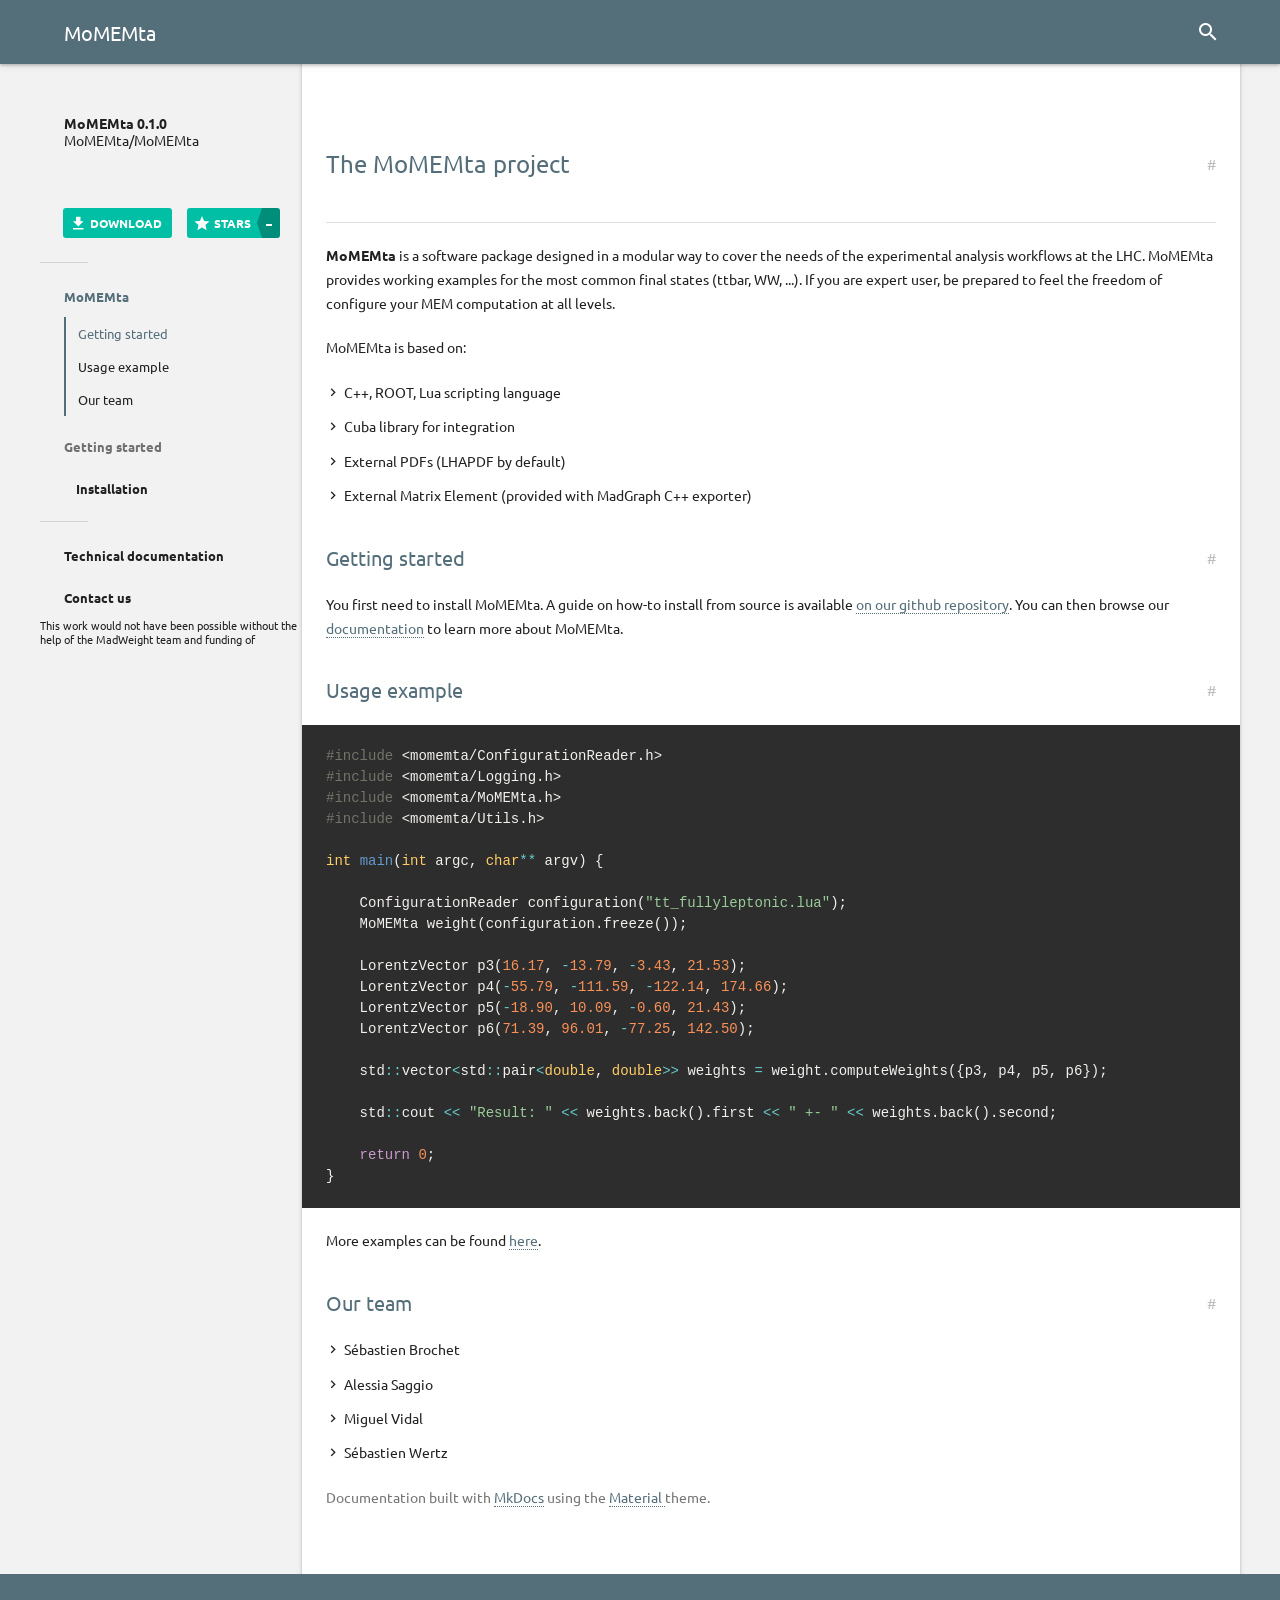
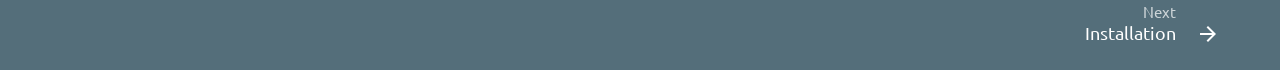
<file: index.html>
<!DOCTYPE html>
<!--[if lt IE 7 ]> <html class="no-js ie6"> <![endif]-->
<!--[if IE 7 ]>    <html class="no-js ie7"> <![endif]-->
<!--[if IE 8 ]>    <html class="no-js ie8"> <![endif]-->
<!--[if IE 9 ]>    <html class="no-js ie9"> <![endif]-->
<!--[if (gt IE 9)|!(IE)]><!--> <html class="no-js"> <!--<![endif]-->
  <head>
    <meta charset="utf-8">
    <meta name="viewport" content="width=device-width,user-scalable=no,initial-scale=1,maximum-scale=1">
    
      
        <title>MoMEMta - Modular Matrix Element Method implementation</title>
      
      
        <meta name="description" content="Modular Matrix Element Method implementation">
      
      
        <link rel="canonical" href="https://momemta.github.io/">
      
      
        <meta name="author" content="The MoMEMta team">
      
    
    <meta property="og:url" content="https://momemta.github.io/">
    <meta property="og:title" content="MoMEMta">
    <meta property="og:image" content="https://momemta.github.io//./">
    <meta name="apple-mobile-web-app-title" content="MoMEMta">
    <meta name="apple-mobile-web-app-capable" content="yes">
    <meta name="apple-mobile-web-app-status-bar-style" content="black-translucent">
    
    
    <link rel="shortcut icon" type="image/x-icon" href="./None">
    <link rel="icon" type="image/x-icon" href="./None">
    <style>
      @font-face {
      	font-family: 'Icon';
      	src: url('./assets/fonts/icon.eot?52m981');
      	src: url('./assets/fonts/icon.eot?#iefix52m981')
               format('embedded-opentype'),
      		   url('./assets/fonts/icon.woff?52m981')
               format('woff'),
      		   url('./assets/fonts/icon.ttf?52m981')
               format('truetype'),
      		   url('./assets/fonts/icon.svg?52m981#icon')
               format('svg');
      	font-weight: normal;
      	font-style: normal;
      }
    </style>
    <link rel="stylesheet" href="./assets/stylesheets/application-854d31332d.css">
    
      <link rel="stylesheet" href="./assets/stylesheets/palettes-2d6c5d2926.css">
    
    
      
      
      
      <link rel="stylesheet" href="//fonts.googleapis.com/css?family=Ubuntu:400,700|Ubuntu+Mono">
      <style>
        body, input {
          font-family: 'Ubuntu', Helvetica, Arial, sans-serif;
        }
        pre, code {
          font-family: 'Ubuntu Mono', 'Courier New', 'Courier', monospace;
        }
      </style>
    
    
    <script src="./assets/javascripts/modernizr-4a5cc7e01e.js"></script>
    
  </head>
  
  
  
  <body class="palette-primary-blue-grey palette-accent-teal">
    
      
      
    
    <div class="backdrop">
      <div class="backdrop-paper"></div>
    </div>
    <input class="toggle" type="checkbox" id="toggle-drawer">
    <input class="toggle" type="checkbox" id="toggle-search">
    <label class="toggle-button overlay" for="toggle-drawer"></label>
    <header class="header">
      <nav aria-label="Header">
  <div class="bar default">
    <div class="button button-menu" role="button" aria-label="Menu">
      <label class="toggle-button icon icon-menu" for="toggle-drawer">
        <span></span>
      </label>
    </div>
    <div class="stretch">
      <div class="title">
        
          <span class="path">
            
          </span>
        
        MoMEMta
      </div>
    </div>
    
    
    <div class="button button-search" role="button" aria-label="Search">
      <label class="toggle-button icon icon-search" title="Search" for="toggle-search"></label>
    </div>
  </div>
  <div class="bar search">
    <div class="button button-close" role="button" aria-label="Close">
      <label class="toggle-button icon icon-back" for="toggle-search"></label>
    </div>
    <div class="stretch">
      <div class="field">
        <input class="query" type="text" placeholder="Search" autocapitalize="off" autocorrect="off" autocomplete="off" spellcheck="false">
      </div>
    </div>
    <div class="button button-reset" role="button" aria-label="Search">
      <button class="toggle-button icon icon-close" id="reset-search"></button>
    </div>
  </div>
</nav>
    </header>
    <main class="main">
      
      <div class="drawer">
        <nav aria-label="Navigation">
  
  <a href="https://github.com/MoMEMta/MoMEMta" class="project">
    <div class="banner">
      
      <div class="name">
        <strong>
          MoMEMta
          <span class="version">
            0.1.0
          </span>
        </strong>
        
          <br>
          MoMEMta/MoMEMta
        
      </div>
    </div>
  </a>
  <div class="scrollable">
    <div class="wrapper">
      
        <ul class="repo">
          <li class="repo-download">
            
            <a href="https://github.com/MoMEMta/MoMEMta/archive/0.1.0.zip" target="_blank" title="Download" data-action="download">
              <i class="icon icon-download"></i> Download
            </a>
          </li>
          <li class="repo-stars">
            <a href="https://github.com/MoMEMta/MoMEMta/stargazers" target="_blank" title="Stargazers" data-action="star">
              <i class="icon icon-star"></i> Stars
              <span class="count">&ndash;</span>
            </a>
          </li>
        </ul>
        <hr>
      
      <div class="toc">
        <ul>
          
            
  <li>
    <a class="current" title="MoMEMta" href=".">
      MoMEMta
    </a>
    
      
        
      
      
        <ul>
          
            <li class="anchor">
              <a title="Getting started" href="#getting-started">
                Getting started
              </a>
            </li>
          
            <li class="anchor">
              <a title="Usage example" href="#usage-example">
                Usage example
              </a>
            </li>
          
            <li class="anchor">
              <a title="Our team" href="#our-team">
                Our team
              </a>
            </li>
          
        </ul>
      
    
  </li>

          
            
  <li>
    <span class="section">Getting started</span>
    <ul>
      
        
  <li>
    <a class="" title="Installation" href="getting-started/installation/">
      Installation
    </a>
    
  </li>

      
    </ul>
  </li>

          
        </ul>
        
        
          <hr>
          <ul>
          
              
              <li>
                <a href="https://momemta.github.io/MoMEMta/" target="_blank" title="Technical documentation">
                    Technical documentation
                </a>
              </li>
          
              
              <li>
                <a href="mailto:momemta-contact@cern.ch" target="_blank" title="Contact us">
                    Contact us
                </a>
              </li>
          
          </ul>
        
        <small>This work would not have been possible without the help of the MadWeight team and funding of</small>
      </div>
    </div>
  </div>
</nav>
      </div>
      <article class="article">
        <div class="wrapper">
          
          <h1 id="the-momemta-project">The MoMEMta project<a class="headerlink" href="#the-momemta-project" title="Permanent link">#</a></h1>
<p><strong>MoMEMta</strong> is a software package designed in a modular way to cover the needs of the experimental analysis workflows at the LHC. MoMEMta provides working examples for the most common final states (ttbar, WW, ...). If you are expert user, be prepared to feel the freedom of configure your MEM computation at all levels.</p>
<p>MoMEMta is based on:</p>
<ul>
<li>C++, ROOT, Lua scripting language</li>
<li>Cuba library for integration</li>
<li>External PDFs (LHAPDF by default)</li>
<li>External Matrix Element (provided with MadGraph C++ exporter)</li>
</ul>
<h2 id="getting-started">Getting started<a class="headerlink" href="#getting-started" title="Permanent link">#</a></h2>
<p>You first need to install MoMEMta. A guide on how-to install from source is available <a href="https://github.com/MoMEMta/MoMEMta/blob/prototype/README.md#install">on our github repository</a>. You can then browse our <a href="http://momemta.github.io/MoMEMta/">documentation</a> to learn more about MoMEMta.</p>
<h2 id="usage-example">Usage example<a class="headerlink" href="#usage-example" title="Permanent link">#</a></h2>
<div class="code"><pre><span></span><span class="cp">#include</span> <span class="cpf">&lt;momemta/ConfigurationReader.h&gt;</span><span class="cp"></span>
<span class="cp">#include</span> <span class="cpf">&lt;momemta/Logging.h&gt;</span><span class="cp"></span>
<span class="cp">#include</span> <span class="cpf">&lt;momemta/MoMEMta.h&gt;</span><span class="cp"></span>
<span class="cp">#include</span> <span class="cpf">&lt;momemta/Utils.h&gt;</span><span class="cp"></span>

<span class="kt">int</span> <span class="nf">main</span><span class="p">(</span><span class="kt">int</span> <span class="n">argc</span><span class="p">,</span> <span class="kt">char</span><span class="o">**</span> <span class="n">argv</span><span class="p">)</span> <span class="p">{</span>

    <span class="n">ConfigurationReader</span> <span class="n">configuration</span><span class="p">(</span><span class="s">&quot;tt_fullyleptonic.lua&quot;</span><span class="p">);</span>
    <span class="n">MoMEMta</span> <span class="n">weight</span><span class="p">(</span><span class="n">configuration</span><span class="p">.</span><span class="n">freeze</span><span class="p">());</span>

    <span class="n">LorentzVector</span> <span class="n">p3</span><span class="p">(</span><span class="mf">16.17</span><span class="p">,</span> <span class="o">-</span><span class="mf">13.79</span><span class="p">,</span> <span class="o">-</span><span class="mf">3.43</span><span class="p">,</span> <span class="mf">21.53</span><span class="p">);</span>
    <span class="n">LorentzVector</span> <span class="n">p4</span><span class="p">(</span><span class="o">-</span><span class="mf">55.79</span><span class="p">,</span> <span class="o">-</span><span class="mf">111.59</span><span class="p">,</span> <span class="o">-</span><span class="mf">122.14</span><span class="p">,</span> <span class="mf">174.66</span><span class="p">);</span>
    <span class="n">LorentzVector</span> <span class="n">p5</span><span class="p">(</span><span class="o">-</span><span class="mf">18.90</span><span class="p">,</span> <span class="mf">10.09</span><span class="p">,</span> <span class="o">-</span><span class="mf">0.60</span><span class="p">,</span> <span class="mf">21.43</span><span class="p">);</span>
    <span class="n">LorentzVector</span> <span class="n">p6</span><span class="p">(</span><span class="mf">71.39</span><span class="p">,</span> <span class="mf">96.01</span><span class="p">,</span> <span class="o">-</span><span class="mf">77.25</span><span class="p">,</span> <span class="mf">142.50</span><span class="p">);</span>

    <span class="n">std</span><span class="o">::</span><span class="n">vector</span><span class="o">&lt;</span><span class="n">std</span><span class="o">::</span><span class="n">pair</span><span class="o">&lt;</span><span class="kt">double</span><span class="p">,</span> <span class="kt">double</span><span class="o">&gt;&gt;</span> <span class="n">weights</span> <span class="o">=</span> <span class="n">weight</span><span class="p">.</span><span class="n">computeWeights</span><span class="p">({</span><span class="n">p3</span><span class="p">,</span> <span class="n">p4</span><span class="p">,</span> <span class="n">p5</span><span class="p">,</span> <span class="n">p6</span><span class="p">});</span>

    <span class="n">std</span><span class="o">::</span><span class="n">cout</span> <span class="o">&lt;&lt;</span> <span class="s">&quot;Result: &quot;</span> <span class="o">&lt;&lt;</span> <span class="n">weights</span><span class="p">.</span><span class="n">back</span><span class="p">().</span><span class="n">first</span> <span class="o">&lt;&lt;</span> <span class="s">&quot; +- &quot;</span> <span class="o">&lt;&lt;</span> <span class="n">weights</span><span class="p">.</span><span class="n">back</span><span class="p">().</span><span class="n">second</span><span class="p">;</span>

    <span class="k">return</span> <span class="mi">0</span><span class="p">;</span>
<span class="p">}</span>
</pre></div>


<p>More examples can be found <a href="https://github.com/MoMEMta/MoMEMta/tree/prototype/examples">here</a>.</p>
<h2 id="our-team">Our team<a class="headerlink" href="#our-team" title="Permanent link">#</a></h2>
<ul>
<li>Sébastien Brochet</li>
<li>Alessia Saggio</li>
<li>Miguel Vidal</li>
<li>Sébastien Wertz</li>
</ul>
          <aside class="copyright" role="note">
            
            Documentation built with
            <a href="http://www.mkdocs.org" target="_blank">MkDocs</a>
            using the
            <a href="http://squidfunk.github.io/mkdocs-material/" target="_blank">
              Material
            </a>
            theme.
          </aside>
          
            <footer class="footer">
              
  <nav class="pagination" aria-label="Footer">
    <div class="previous">
      
    </div>
    <div class="next">
      
        <a href="getting-started/installation/" title="Installation">
          <span class="direction">
            Next
          </span>
          <div class="page">
            <div class="stretch">
              <div class="title">
                Installation
              </div>
            </div>
            <div class="button button-next" role="button" aria-label="Next">
              <i class="icon icon-forward"></i>
            </div>
          </div>
        </a>
      
    </div>
  </nav>

            </footer>
          
        </div>
      </article>
      <div class="results" role="status" aria-live="polite">
        <div class="scrollable">
          <div class="wrapper">
            <div class="meta"></div>
            <div class="list"></div>
          </div>
        </div>
      </div>
    </main>
    <script>
      var base_url = '.';
      var repo_id  = 'MoMEMta/MoMEMta';
    </script>
    <script src="./assets/javascripts/application-dfb6964a49.js"></script>
    
    
  </body>
</html>
</file>
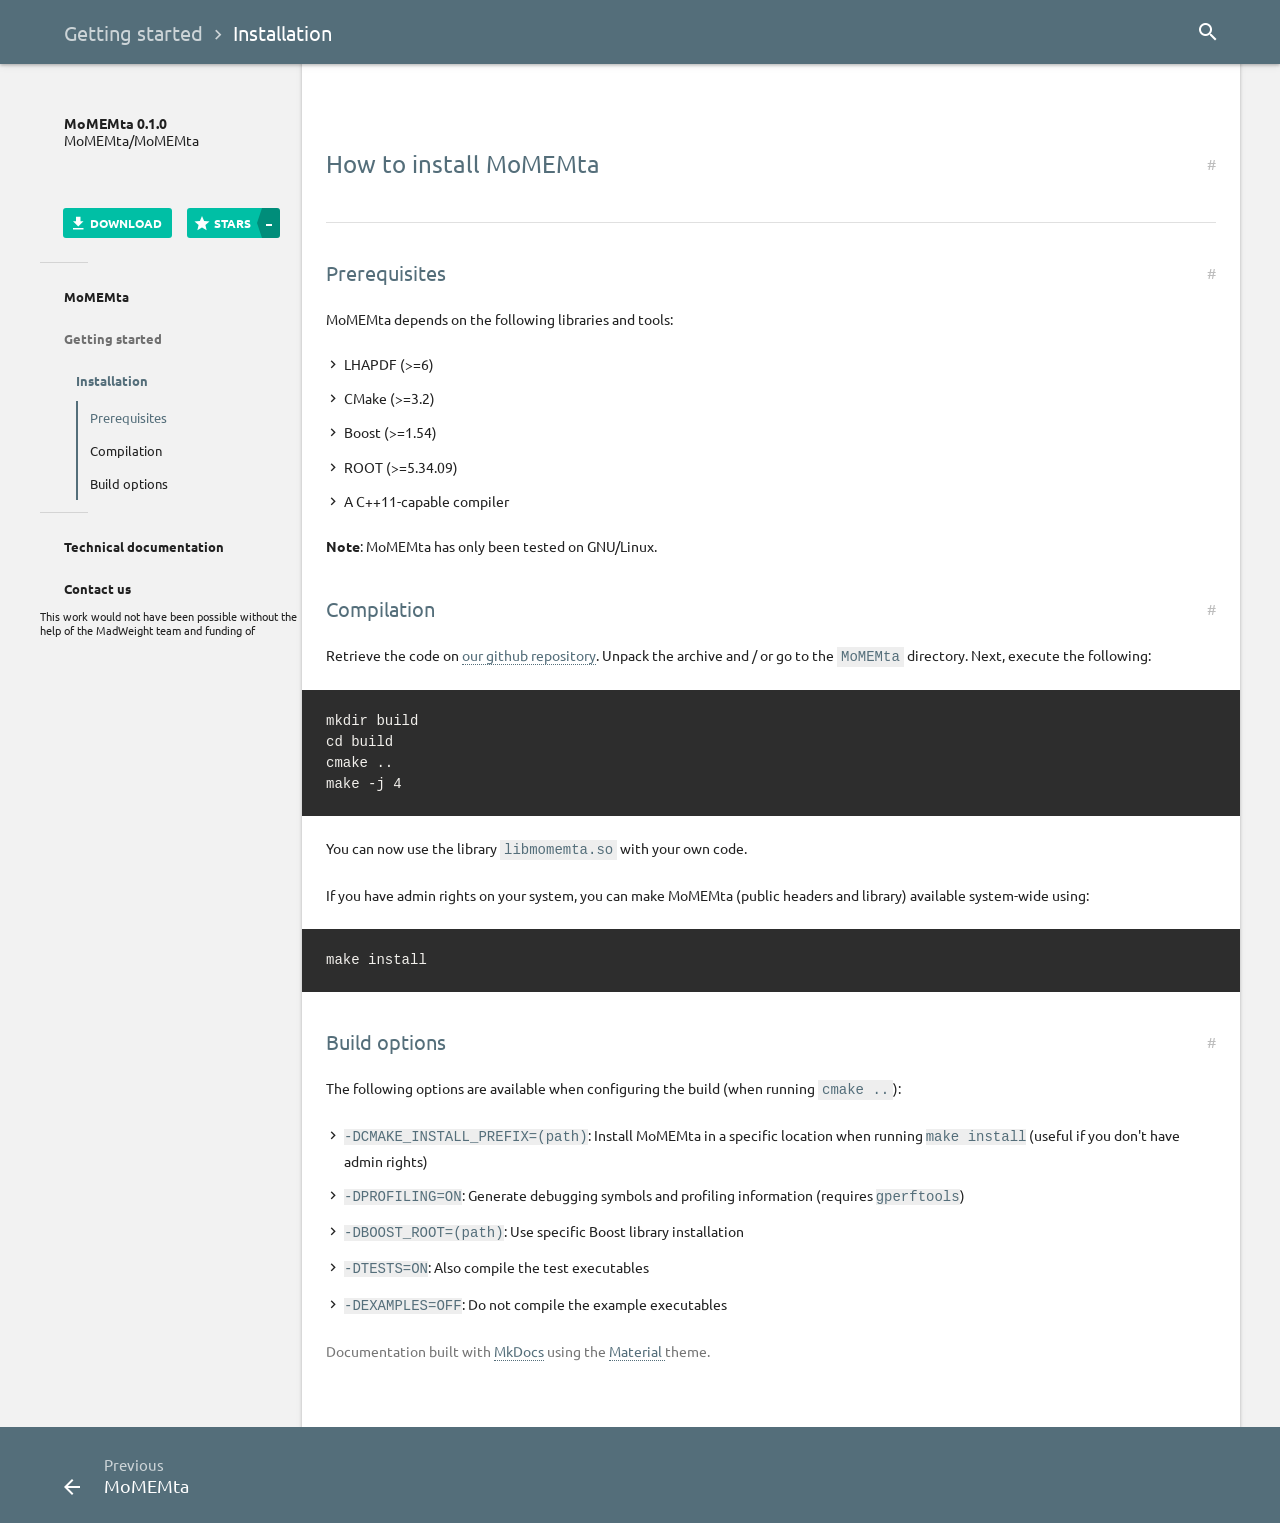
<file: getting-started/installation/index.html>
<!DOCTYPE html>
<!--[if lt IE 7 ]> <html class="no-js ie6"> <![endif]-->
<!--[if IE 7 ]>    <html class="no-js ie7"> <![endif]-->
<!--[if IE 8 ]>    <html class="no-js ie8"> <![endif]-->
<!--[if IE 9 ]>    <html class="no-js ie9"> <![endif]-->
<!--[if (gt IE 9)|!(IE)]><!--> <html class="no-js"> <!--<![endif]-->
  <head>
    <meta charset="utf-8">
    <meta name="viewport" content="width=device-width,user-scalable=no,initial-scale=1,maximum-scale=1">
    
      
        <title>Installation - MoMEMta</title>
      
      
      
        <link rel="canonical" href="https://momemta.github.io/getting-started/installation/">
      
      
        <meta name="author" content="The MoMEMta team">
      
    
    <meta property="og:url" content="https://momemta.github.io/getting-started/installation/">
    <meta property="og:title" content="MoMEMta">
    <meta property="og:image" content="https://momemta.github.io/getting-started/installation//../../">
    <meta name="apple-mobile-web-app-title" content="MoMEMta">
    <meta name="apple-mobile-web-app-capable" content="yes">
    <meta name="apple-mobile-web-app-status-bar-style" content="black-translucent">
    
    
    <link rel="shortcut icon" type="image/x-icon" href="../../None">
    <link rel="icon" type="image/x-icon" href="../../None">
    <style>
      @font-face {
      	font-family: 'Icon';
      	src: url('../../assets/fonts/icon.eot?52m981');
      	src: url('../../assets/fonts/icon.eot?#iefix52m981')
               format('embedded-opentype'),
      		   url('../../assets/fonts/icon.woff?52m981')
               format('woff'),
      		   url('../../assets/fonts/icon.ttf?52m981')
               format('truetype'),
      		   url('../../assets/fonts/icon.svg?52m981#icon')
               format('svg');
      	font-weight: normal;
      	font-style: normal;
      }
    </style>
    <link rel="stylesheet" href="../../assets/stylesheets/application-854d31332d.css">
    
      <link rel="stylesheet" href="../../assets/stylesheets/palettes-2d6c5d2926.css">
    
    
      
      
      
      <link rel="stylesheet" href="//fonts.googleapis.com/css?family=Ubuntu:400,700|Ubuntu+Mono">
      <style>
        body, input {
          font-family: 'Ubuntu', Helvetica, Arial, sans-serif;
        }
        pre, code {
          font-family: 'Ubuntu Mono', 'Courier New', 'Courier', monospace;
        }
      </style>
    
    
    <script src="../../assets/javascripts/modernizr-4a5cc7e01e.js"></script>
    
  </head>
  
  
  
  <body class="palette-primary-blue-grey palette-accent-teal">
    
      
      
    
    <div class="backdrop">
      <div class="backdrop-paper"></div>
    </div>
    <input class="toggle" type="checkbox" id="toggle-drawer">
    <input class="toggle" type="checkbox" id="toggle-search">
    <label class="toggle-button overlay" for="toggle-drawer"></label>
    <header class="header">
      <nav aria-label="Header">
  <div class="bar default">
    <div class="button button-menu" role="button" aria-label="Menu">
      <label class="toggle-button icon icon-menu" for="toggle-drawer">
        <span></span>
      </label>
    </div>
    <div class="stretch">
      <div class="title">
        
          <span class="path">
            
              
                Getting started <i class="icon icon-link"></i>
              
            
          </span>
        
        Installation
      </div>
    </div>
    
    
    <div class="button button-search" role="button" aria-label="Search">
      <label class="toggle-button icon icon-search" title="Search" for="toggle-search"></label>
    </div>
  </div>
  <div class="bar search">
    <div class="button button-close" role="button" aria-label="Close">
      <label class="toggle-button icon icon-back" for="toggle-search"></label>
    </div>
    <div class="stretch">
      <div class="field">
        <input class="query" type="text" placeholder="Search" autocapitalize="off" autocorrect="off" autocomplete="off" spellcheck="false">
      </div>
    </div>
    <div class="button button-reset" role="button" aria-label="Search">
      <button class="toggle-button icon icon-close" id="reset-search"></button>
    </div>
  </div>
</nav>
    </header>
    <main class="main">
      
      <div class="drawer">
        <nav aria-label="Navigation">
  
  <a href="https://github.com/MoMEMta/MoMEMta" class="project">
    <div class="banner">
      
      <div class="name">
        <strong>
          MoMEMta
          <span class="version">
            0.1.0
          </span>
        </strong>
        
          <br>
          MoMEMta/MoMEMta
        
      </div>
    </div>
  </a>
  <div class="scrollable">
    <div class="wrapper">
      
        <ul class="repo">
          <li class="repo-download">
            
            <a href="https://github.com/MoMEMta/MoMEMta/archive/0.1.0.zip" target="_blank" title="Download" data-action="download">
              <i class="icon icon-download"></i> Download
            </a>
          </li>
          <li class="repo-stars">
            <a href="https://github.com/MoMEMta/MoMEMta/stargazers" target="_blank" title="Stargazers" data-action="star">
              <i class="icon icon-star"></i> Stars
              <span class="count">&ndash;</span>
            </a>
          </li>
        </ul>
        <hr>
      
      <div class="toc">
        <ul>
          
            
  <li>
    <a class="" title="MoMEMta" href="../..">
      MoMEMta
    </a>
    
  </li>

          
            
  <li>
    <span class="section">Getting started</span>
    <ul>
      
        
  <li>
    <a class="current" title="Installation" href="./">
      Installation
    </a>
    
      
        
      
      
        <ul>
          
            <li class="anchor">
              <a title="Prerequisites" href="#prerequisites">
                Prerequisites
              </a>
            </li>
          
            <li class="anchor">
              <a title="Compilation" href="#compilation">
                Compilation
              </a>
            </li>
          
            <li class="anchor">
              <a title="Build options" href="#build-options">
                Build options
              </a>
            </li>
          
        </ul>
      
    
  </li>

      
    </ul>
  </li>

          
        </ul>
        
        
          <hr>
          <ul>
          
              
              <li>
                <a href="https://momemta.github.io/MoMEMta/" target="_blank" title="Technical documentation">
                    Technical documentation
                </a>
              </li>
          
              
              <li>
                <a href="mailto:momemta-contact@cern.ch" target="_blank" title="Contact us">
                    Contact us
                </a>
              </li>
          
          </ul>
        
        <small>This work would not have been possible without the help of the MadWeight team and funding of</small>
      </div>
    </div>
  </div>
</nav>
      </div>
      <article class="article">
        <div class="wrapper">
          
          <h1 id="how-to-install-momemta">How to install MoMEMta<a class="headerlink" href="#how-to-install-momemta" title="Permanent link">#</a></h1>
<h2 id="prerequisites">Prerequisites<a class="headerlink" href="#prerequisites" title="Permanent link">#</a></h2>
<p>MoMEMta depends on the following libraries and tools:</p>
<ul>
<li>LHAPDF (&gt;=6)</li>
<li>CMake (&gt;=3.2)</li>
<li>Boost (&gt;=1.54)</li>
<li>ROOT (&gt;=5.34.09)</li>
<li>A C++11-capable compiler</li>
</ul>
<p><strong>Note</strong>: MoMEMta has only been tested on GNU/Linux.</p>
<h2 id="compilation">Compilation<a class="headerlink" href="#compilation" title="Permanent link">#</a></h2>
<p>Retrieve the code on <a href="https://github.com/MoMEMta/MoMEMta/releases">our github repository</a>. Unpack the archive and / or go to the <code>MoMEMta</code> directory. Next, execute the following:</p>
<div class="code"><pre><span></span>mkdir build
cd build
cmake ..
make -j 4
</pre></div>


<p>You can now use the library <code>libmomemta.so</code> with your own code.</p>
<p>If you have admin rights on your system, you can make MoMEMta (public headers and library) available system-wide using:</p>
<div class="code"><pre><span></span>make install
</pre></div>


<h2 id="build-options">Build options<a class="headerlink" href="#build-options" title="Permanent link">#</a></h2>
<p>The following options are available when configuring the build (when running <code>cmake ..</code>):</p>
<ul>
<li><code>-DCMAKE_INSTALL_PREFIX=(path)</code>: Install MoMEMta in a specific location when running <code>make install</code> (useful if you don't have admin rights)</li>
<li><code>-DPROFILING=ON</code>: Generate debugging symbols and profiling information (requires <code>gperftools</code>)</li>
<li><code>-DBOOST_ROOT=(path)</code>: Use specific Boost library installation</li>
<li><code>-DTESTS=ON</code>: Also compile the test executables</li>
<li><code>-DEXAMPLES=OFF</code>: Do not compile the example executables</li>
</ul>
          <aside class="copyright" role="note">
            
            Documentation built with
            <a href="http://www.mkdocs.org" target="_blank">MkDocs</a>
            using the
            <a href="http://squidfunk.github.io/mkdocs-material/" target="_blank">
              Material
            </a>
            theme.
          </aside>
          
            <footer class="footer">
              
  <nav class="pagination" aria-label="Footer">
    <div class="previous">
      
        <a href="../.." title="MoMEMta">
          <span class="direction">
            Previous
          </span>
          <div class="page">
            <div class="button button-previous" role="button" aria-label="Previous">
              <i class="icon icon-back"></i>
            </div>
            <div class="stretch">
              <div class="title">
                MoMEMta
              </div>
            </div>
          </div>
        </a>
      
    </div>
    <div class="next">
      
    </div>
  </nav>

            </footer>
          
        </div>
      </article>
      <div class="results" role="status" aria-live="polite">
        <div class="scrollable">
          <div class="wrapper">
            <div class="meta"></div>
            <div class="list"></div>
          </div>
        </div>
      </div>
    </main>
    <script>
      var base_url = '../..';
      var repo_id  = 'MoMEMta/MoMEMta';
    </script>
    <script src="../../assets/javascripts/application-dfb6964a49.js"></script>
    
    
  </body>
</html>
</file>
<file: assets/stylesheets/application-854d31332d.css>
html{box-sizing:border-box;-moz-box-sizing:border-box;-webkit-box-sizing:border-box}*,:after,:before{box-sizing:inherit;-moz-box-sizing:inherit;-webkit-box-sizing:inherit}html{font-size:62.5%;-webkit-text-size-adjust:none;-ms-text-size-adjust:none;text-size-adjust:none}a,abbr,acronym,address,applet,article,aside,audio,b,big,blockquote,body,canvas,caption,center,cite,code,dd,del,details,dfn,div,dl,dt,em,embed,fieldset,figcaption,figure,footer,form,h1,h2,h3,h4,h5,h6,header,hgroup,html,i,iframe,img,ins,kbd,label,legend,li,main,mark,menu,nav,object,ol,output,p,pre,q,ruby,s,samp,section,small,span,strike,strong,sub,summary,sup,table,tbody,td,tfoot,th,thead,time,tr,tt,u,ul,var,video{margin:0;padding:0;border:0}ul{list-style:none}table{border-collapse:collapse;border-spacing:0}td{text-align:left;font-weight:400;vertical-align:middle}button{outline:0;padding:0;background:transparent;border:none;font-size:inherit}input{-webkit-appearance:none;-moz-appearance:none;-ms-appearance:none;-o-appearance:none;appearance:none;outline:none;border:none}a{text-decoration:none;color:inherit}a,button,input,label{-webkit-tap-highlight-color:rgba(255,255,255,0);-webkit-tap-highlight-color:transparent}h1,h2,h3,h4,h5,h6{font-weight:inherit}pre{background:rgba(0,0,0,.05)}pre,pre code{color:rgba(0,0,0,.87)}.code .hll{background-color:#515151}.code pre{background:#2d2d2d;color:#f2f0ec}.code .c{color:#747369}.code .err{color:#f2777a}.code .k{color:#c9c}.code .l{color:#f99157}.code .n{color:#f2f0ec}.code .o{color:#6cc}.code .p{color:#f2f0ec}.code .c1,.code .cm,.code .cp,.code .cs{color:#747369}.code .gd{color:#f2777a}.code .ge{font-style:italic}.code .gh{color:#f2f0ec;font-weight:700}.code .gi{color:#9c9}.code .gp{color:#747369}.code .gp,.code .gs,.code .gu{font-weight:700}.code .gu{color:#6cc}.code .kc,.code .kd{color:#c9c}.code .kn{color:#6cc}.code .kp,.code .kr{color:#c9c}.code .kt{color:#fc6}.code .ld{color:#9c9}.code .m{color:#f99157}.code .s{color:#9c9}.code .na{color:#69c}.code .nb{color:#f2f0ec}.code .nc{color:#fc6}.code .no{color:#f2777a}.code .nd{color:#6cc}.code .ni{color:#f2f0ec}.code .ne{color:#f2777a}.code .nf{color:#69c}.code .nl{color:#f2f0ec}.code .nn{color:#fc6}.code .nx{color:#69c}.code .py{color:#f2f0ec}.code .nt{color:#6cc}.code .nv{color:#f2777a}.code .ow{color:#6cc}.code .w{color:#f2f0ec}.code .mf,.code .mh,.code .mi,.code .mo{color:#f99157}.code .sb{color:#9c9}.code .sc{color:#f2f0ec}.code .sd{color:#747369}.code .s2{color:#9c9}.code .se{color:#f99157}.code .sh{color:#9c9}.code .si{color:#f99157}.code .s1,.code .sr,.code .ss,.code .sx{color:#9c9}.code .bp{color:#f2f0ec}.code .vc,.code .vg,.code .vi{color:#f2777a}.code .il{color:#f99157}.icon{font-family:Icon;speak:none;font-style:normal;font-weight:400;font-variant:normal;text-transform:none;line-height:1;-webkit-font-smoothing:antialiased;-moz-osx-font-smoothing:grayscale}.icon-search:before{content:"\e600"}.icon-back:before{content:"\e601"}.icon-link:before{content:"\e602"}.icon-close:before{content:"\e603"}.icon-menu:before{content:"\e604"}.icon-forward:before{content:"\e605"}.icon-twitter:before{content:"\e606"}.icon-github:before{content:"\e607"}.icon-download:before{content:"\e608"}.icon-star:before{content:"\e609"}.icon-warning:before{content:"\e610"}.icon-note:before{content:"\e611"}a{-webkit-transition:color .25s;transition:color .25s}.overlay{-webkit-transition:opacity .25s,width 0s .25s,height 0s .25s;transition:opacity .25s,width 0s .25s,height 0s .25s}#toggle-drawer:checked~.overlay,.toggle-drawer .overlay{-webkit-transition:opacity .25s,width 0s,height 0s;transition:opacity .25s,width 0s,height 0s}.js .header{-webkit-transition:background .6s,color .6s;transition:background .6s,color .6s}.js .header:before{-webkit-transition:background .6s;transition:background .6s}.button .icon{-webkit-transition:background .25s;transition:background .25s}body{color:rgba(0,0,0,.87)}@supports (-webkit-appearance:none){body{background:#e84e40}}.ios body{background:#fff}hr{border:0;border-top:1px solid rgba(0,0,0,.12)}.toggle-button{cursor:pointer;color:inherit}.backdrop,.backdrop-paper:after{background:#fff}.overlay{background:rgba(0,0,0,.54);opacity:0}#toggle-drawer:checked~.overlay,.toggle-drawer .overlay{opacity:1}.header{box-shadow:0 1.5px 3px rgba(0,0,0,.24),0 3px 8px rgba(0,0,0,.05);background:#e84e40;color:#fff}.ios.standalone .header:before{background:rgba(0,0,0,.12)}.bar .path{color:hsla(0,0%,100%,.7)}.button .icon{border-radius:100%}.button .icon:active{background:hsla(0,0%,100%,.12)}html{height:100%}body{position:relative;min-height:100%}hr{display:block;height:1px;padding:0;margin:0}.locked{height:100%;overflow:hidden}.scrollable{position:absolute;top:0;right:0;bottom:0;left:0;overflow:auto;-webkit-overflow-scrolling:touch}.scrollable .wrapper{height:100%}.ios .scrollable .wrapper{margin-bottom:2px}.toggle{display:none}.toggle-button{display:block}.backdrop{position:absolute;top:0;right:0;bottom:0;left:0;z-index:-1}.backdrop-paper{max-width:1200px;height:100%;margin-left:auto;margin-right:auto}.backdrop-paper:after{content:" ";display:block;height:100%;margin-left:262px}.overlay{width:0;height:0;z-index:4}.header,.overlay{position:fixed;top:0}.header{-webkit-user-select:none;-moz-user-select:none;-ms-user-select:none;user-select:none;left:0;z-index:3;height:56px;padding:4px;overflow:hidden}.ios.standalone .header{position:absolute}.bar{display:table;max-width:1184px;margin-left:auto;margin-right:auto}.bar a{display:block}.no-js .bar .button-search{display:none}.bar .path .icon:before{vertical-align:-1.5px}.button{display:table-cell;vertical-align:top;width:1%}.button button{margin:0;padding:0}.button button:active:before{position:relative;top:0;left:0}.button .icon{display:inline-block;font-size:24px;padding:8px;margin:4px}.stretch{display:table;table-layout:fixed;width:100%}.header .stretch{padding:0 20px}.stretch .title{display:table-cell;overflow:hidden;white-space:nowrap;text-overflow:ellipsis}.header .stretch .title{font-size:18px;padding:13px 0}.main{max-width:1200px;margin-left:auto;margin-right:auto}body,input{font-weight:400;-webkit-font-smoothing:antialiased;-moz-osx-font-smoothing:grayscale}.no-fontface body,.no-fontface input,body,input{font-family:Helvetica Neue,Helvetica,Arial,sans-serif}.no-fontface code,.no-fontface kbd,.no-fontface pre,code,kbd,pre{font-family:Courier New,Courier,monospace}#toggle-drawer:checked~.main .drawer,.toggle-drawer .drawer{-webkit-transform:translateZ(0);transform:translateZ(0)}.no-csstransforms3d #toggle-drawer:checked~.main .drawer,.no-csstransforms3d .toggle-drawer .drawer{display:block}.project{-webkit-transition:none;transition:none}.project .logo img{-webkit-transition:box-shadow .4s;transition:box-shadow .4s}.repo a{-webkit-transition:box-shadow .4s,opacity .4s;transition:box-shadow .4s,opacity .4s}.drawer .toc a.current,.drawer .toc a:focus,.drawer .toc a:hover{color:#e84e40}.drawer .anchor a{border-left:2px solid #e84e40}.drawer .section{color:rgba(0,0,0,.54)}.ios.standalone .project:before{background:rgba(0,0,0,.12)}.project .logo img{background:#fff;border-radius:100%}.project:focus .logo img,.project:hover .logo img{box-shadow:0 4px 7px rgba(0,0,0,.23),0 8px 25px rgba(0,0,0,.05)}.repo a{background:#00bfa5;color:#fff;border-radius:3px}.repo a:focus,.repo a:hover{box-shadow:0 4px 7px rgba(0,0,0,.23),0 8px 25px rgba(0,0,0,.05);opacity:.8}.repo a .count{background:rgba(0,0,0,.26);color:#fff;border-radius:0 3px 3px 0}.repo a .count:before{border-width:15px 5px 15px 0;border-color:transparent rgba(0,0,0,.26);border-style:solid}.drawer{width:262px;font-size:13px;line-height:1em}.ios .drawer{overflow:scroll;-webkit-overflow-scrolling:touch}.drawer .toc li a{display:block;padding:14.5px 24px;white-space:nowrap;overflow:hidden;text-overflow:ellipsis}.drawer .toc li.anchor a{margin-left:12px;padding:10px 24px 10px 12px}.drawer .toc li ul{margin-left:12px}.drawer .current+ul{margin-bottom:9px}.drawer .section{display:block;padding:14.5px 24px}.drawer .scrollable{top:104px;z-index:-1}.drawer .scrollable .wrapper{height:auto;min-height:100%}.drawer .scrollable .wrapper hr{margin:12px 0;margin-right:auto}.drawer .scrollable .wrapper .toc{margin:12px 0}.project{display:block}.project .banner{display:table;width:100%;height:104px;padding:20px}.project .logo{display:table-cell;width:64px;padding-right:12px}.project .logo img{display:block;width:64px;height:64px}.project .name{display:table-cell;padding-left:4px;font-size:14px;line-height:1.25em;vertical-align:middle}.project .logo+.name{font-size:12px}.repo{margin:24px 0;text-align:center}.repo li{display:inline-block;padding-right:12px;white-space:nowrap}.repo li:last-child{padding-right:0}.repo a{display:inline-block;padding:0 10px 0 6px;font-size:12px;line-height:30px;height:30px}.repo a .icon{font-size:18px;vertical-align:-3px}.repo a .count{display:inline-block;position:relative;padding:0 8px 0 4px;margin:0 -10px 0 8px;font-size:12px}.repo a .count:before{content:" ";display:block;position:absolute;top:0;left:-5px}.no-js .repo a .count{display:none}.drawer .toc li a{font-weight:700}.drawer .toc li.anchor a{font-weight:400}.drawer .section,.repo a{font-weight:700}.repo a{text-transform:uppercase}.repo a .count{text-transform:none;font-weight:700}pre span{-webkit-transition:color .25s;transition:color .25s}.copyright a{-webkit-transition:color .25s;transition:color .25s}.ios.standalone .article{background:-webkit-linear-gradient(top,#fff 50%,#e84e40 0);background:linear-gradient(180deg,#fff 50%,#e84e40 0)}.ios.standalone .article .wrapper{background:-webkit-linear-gradient(top,#fff 50%,#fff 0);background:linear-gradient(180deg,#fff 50%,#fff 0)}.article a,.article h1,.article h2{color:#e84e40}.article code{background:#eee}.article kbd{color:#555;background-color:#fcfcfc;border:1px solid #ccc;border-bottom-color:#bbb;border-radius:3px;box-shadow:inset 0 -1px 0 #bbb}.article h1{border-bottom:1px solid rgba(0,0,0,.12)}.article a{border-bottom:1px dotted}.article a:focus,.article a:hover{color:#00bfa5}.article .headerlink{color:rgba(0,0,0,.26);border:none}.article table{box-shadow:0 1.5px 3px rgba(0,0,0,.24),0 3px 8px rgba(0,0,0,.05);border-radius:3px}.article table th{background:#ee7a70;color:#fff}.article table td{border-top:1px solid rgba(0,0,0,.05)}.footer{background:#e84e40;color:#fff}.footer a{border:none}.copyright{color:rgba(0,0,0,.54)}.pagination a .button,.pagination a .title{color:#fff}.pagination .direction{color:hsla(0,0%,100%,.7)}.admonition{background:#29b6f6;color:#fff}.admonition pre{background:hsla(0,0%,100%,.3)}.admonition.warning{background:#e84e40}.admonition a,.admonition a:hover{color:#fff}.article{font-size:14px;line-height:1.7em}.article:after{content:" ";display:block;clear:both}.article .wrapper{padding:116px 16px 92px}.ios.standalone .article{position:absolute;top:56px;right:0;bottom:0;left:0;overflow:auto;-webkit-overflow-scrolling:touch}.ios.standalone .article .wrapper{position:relative;min-height:100%;padding-top:60px;margin-bottom:2px}.article h1{font-size:24px;line-height:1.333334em;padding:20px 0 42px}.article h2{font-size:20px;line-height:1.4em;padding-top:92px;margin-top:-56px}.ios.standalone .article h2{padding-top:36px;margin:0}.article h3,.article h4{font-size:14px;padding-top:76px;margin-top:-56px}.ios.standalone .article h3,.ios.standalone .article h4{padding-top:20px;margin-top:0}.article .headerlink{float:right;margin-left:20px;font-size:14px}h1 .article .headerlink{display:none}.article ol,.article p,.article ul{margin-top:1.5em}.article li,.article li ol,.article li ul{margin-top:.75em}.article li{margin-left:18px}.article li p{display:inline}.article ul>li:before{content:"\e602";display:block;float:left;font-family:Icon;font-size:16px;width:1.2em;margin-left:-1.2em;vertical-align:-.1em}.article p>code{white-space:nowrap;padding:2px 4px}.article kbd{display:inline-block;padding:3px 5px;line-height:10px}.article hr{margin-top:1.5em}.article img{max-width:100%}.article pre{padding:16px;margin:1.5em -16px 0;line-height:1.5em;overflow:auto;-webkit-overflow-scrolling:touch}.article table{margin:3em 0 1.5em;font-size:13px;overflow:hidden}.no-js .article table{display:inline-block;max-width:100%;overflow:auto;-webkit-overflow-scrolling:touch}.article table th{min-width:100px;font-size:12px;text-align:left}.article table td,.article table th{padding:12px 16px;vertical-align:top}.article .data{margin:1.5em -16px;padding:1.5em 0;overflow:auto;-webkit-overflow-scrolling:touch;text-align:center}.article .data table{display:inline-block;margin:0 16px;text-align:left}.footer{position:absolute;bottom:0;left:0;right:0;padding:0 4px}.copyright{margin:1.5em 0}.pagination{max-width:1184px;height:92px;padding:4px 0;margin-left:auto;margin-right:auto;overflow:hidden}.pagination a{display:block;height:100%}.pagination .next,.pagination .previous{position:relative;float:left;height:100%}.pagination .previous{width:25%}.pagination .previous .direction,.pagination .previous .stretch{display:none}.pagination .next{width:75%;text-align:right}.pagination .page{display:table;position:absolute;bottom:4px}.pagination .direction{display:block;position:absolute;bottom:40px;width:100%;font-size:15px;line-height:20px;padding:0 52px}.pagination .stretch{padding:0 4px}.pagination .stretch .title{font-size:18px;padding:11px 0 13px}.admonition{margin:20px -16px 0;padding:20px 16px}.admonition>:first-child{margin-top:0}.admonition .admonition-title{font-size:20px}.admonition .admonition-title:before{content:"\e611";display:block;float:left;font-family:Icon;font-size:24px;vertical-align:-.1em;margin-right:5px}.admonition.warning .admonition-title:before{content:"\e610"}.article h3{font-weight:700}.article h4{font-weight:400;font-style:italic}.article h2 a,.article h3 a,.article h4 a,.article h5 a,.article h6 a{font-weight:400;font-style:normal}.bar{-webkit-transform:translateZ(0);transform:translateZ(0);-webkit-transition:opacity .2s cubic-bezier(.75,0,.25,1),-webkit-transform .4s cubic-bezier(.75,0,.25,1);transition:opacity .2s cubic-bezier(.75,0,.25,1),-webkit-transform .4s cubic-bezier(.75,0,.25,1);transition:opacity .2s cubic-bezier(.75,0,.25,1),transform .4s cubic-bezier(.75,0,.25,1);transition:opacity .2s cubic-bezier(.75,0,.25,1),transform .4s cubic-bezier(.75,0,.25,1),-webkit-transform .4s cubic-bezier(.75,0,.25,1)}#toggle-search:checked~.header .bar,.toggle-search .bar{-webkit-transform:translate3d(0,-56px,0);transform:translate3d(0,-56px,0)}.bar.search .button-reset{-webkit-transform:scale(.5);transform:scale(.5);-webkit-transition:opacity .4s cubic-bezier(.1,.7,.1,1),-webkit-transform .4s cubic-bezier(.1,.7,.1,1);transition:opacity .4s cubic-bezier(.1,.7,.1,1),-webkit-transform .4s cubic-bezier(.1,.7,.1,1);transition:opacity .4s cubic-bezier(.1,.7,.1,1),transform .4s cubic-bezier(.1,.7,.1,1);transition:opacity .4s cubic-bezier(.1,.7,.1,1),transform .4s cubic-bezier(.1,.7,.1,1),-webkit-transform .4s cubic-bezier(.1,.7,.1,1);opacity:0}.bar.search.non-empty .button-reset{-webkit-transform:scale(1);transform:scale(1);opacity:1}.results{-webkit-transition:opacity .3s .1s,width 0s .4s,height 0s .4s;transition:opacity .3s .1s,width 0s .4s,height 0s .4s}#toggle-search:checked~.main .results,.toggle-search .results{-webkit-transition:opacity .4s,width 0s,height 0s;transition:opacity .4s,width 0s,height 0s}.results .list a{-webkit-transition:background .25s;transition:background .25s}.no-csstransforms3d .bar.default{display:table}.no-csstransforms3d .bar.search{display:none;margin-top:0}.no-csstransforms3d #toggle-search:checked~.header .bar.default,.no-csstransforms3d .toggle-search .bar.default{display:none}.no-csstransforms3d #toggle-search:checked~.header .bar.search,.no-csstransforms3d .toggle-search .bar.search{display:table}.bar.search{opacity:0}.bar.search .query{background:transparent;color:rgba(0,0,0,.87)}.bar.search .query::-webkit-input-placeholder{color:rgba(0,0,0,.26)}.bar.search .query:-moz-placeholder,.bar.search .query::-moz-placeholder{color:rgba(0,0,0,.26)}.bar.search .query:-ms-input-placeholder{color:rgba(0,0,0,.26)}.bar.search .button .icon:active{background:rgba(0,0,0,.12)}.results{box-shadow:0 4px 7px rgba(0,0,0,.23),0 8px 25px rgba(0,0,0,.05);background:#fff;color:rgba(0,0,0,.87);opacity:0}#toggle-search:checked~.main .results,.toggle-search .results{opacity:1}.results .meta{background:#e84e40;color:#fff}.results .list a{border-bottom:1px solid rgba(0,0,0,.12)}.results .list a:last-child{border-bottom:none}.results .list a:active{background:rgba(0,0,0,.12)}.result span{color:rgba(0,0,0,.54)}#toggle-search:checked~.header,.toggle-search .header{background:#fff;color:rgba(0,0,0,.54)}#toggle-search:checked~.header:before,.toggle-search .header:before{background:rgba(0,0,0,.54)}#toggle-search:checked~.header .bar.default,.toggle-search .header .bar.default{opacity:0}#toggle-search:checked~.header .bar.search,.toggle-search .header .bar.search{opacity:1}.bar.search{margin-top:8px}.bar.search .query{font-size:18px;padding:13px 0;margin:0;width:100%;height:48px}.bar.search .query::-ms-clear{display:none}.results{position:fixed;top:0;left:0;width:0;height:100%;z-index:2;overflow-y:scroll;-webkit-overflow-scrolling:touch}.results .scrollable{top:56px}#toggle-search:checked~.main .results,.toggle-search .results{width:100%;overflow-y:visible}.results .meta{font-weight:700}.results .meta strong{display:block;font-size:11px;max-width:1200px;margin-left:auto;margin-right:auto;padding:16px}.results .list a{display:block}.result{max-width:1200px;margin-left:auto;margin-right:auto;padding:12px 16px 16px}.result h1{line-height:24px}.result h1,.result span{text-overflow:ellipsis;white-space:nowrap;overflow:hidden}.result span{font-size:12px}.no-csstransforms3d .results{display:none}.no-csstransforms3d #toggle-search:checked~.main .results,.no-csstransforms3d .toggle-search .results{display:block;overflow:auto}.meta{text-transform:uppercase;font-weight:700}@media only screen and (min-width:960px){.backdrop{background:#f2f2f2}.backdrop-paper:after{box-shadow:0 1.5px 3px rgba(0,0,0,.24),0 3px 8px rgba(0,0,0,.05)}.button-menu{display:none}.drawer{float:left;height:auto;margin-bottom:96px;padding-top:80px}.drawer,.drawer .scrollable{position:static}.article{margin-left:262px}.footer{z-index:5}.copyright{margin-bottom:64px}.results{height:auto;top:64px}.results .scrollable{position:static;max-height:413px}}@media only screen and (max-width:959px){#toggle-drawer:checked~.overlay,.toggle-drawer .overlay{width:100%;height:100%}.drawer{-webkit-transform:translate3d(-262px,0,0);transform:translate3d(-262px,0,0);-webkit-transition:-webkit-transform .25s cubic-bezier(.4,0,.2,1);transition:-webkit-transform .25s cubic-bezier(.4,0,.2,1);transition:transform .25s cubic-bezier(.4,0,.2,1);transition:transform .25s cubic-bezier(.4,0,.2,1),-webkit-transform .25s cubic-bezier(.4,0,.2,1)}.no-csstransforms3d .drawer{display:none}.drawer{background:#fff}.project{box-shadow:0 1.5px 3px rgba(0,0,0,.24),0 3px 8px rgba(0,0,0,.05);background:#e84e40;color:#fff}.drawer{position:fixed;z-index:5}#toggle-search:checked~.main .results,.drawer,.toggle-search .results{height:100%}}@media only screen and (min-width:720px){.header{height:64px;padding:8px}.header .stretch{padding:0 16px}.header .stretch .title{font-size:20px;padding:12px 0}.project .name{margin:26px 0 0 5px}.article .wrapper{padding:128px 24px 96px}.article .data{margin:1.5em -24px}.article .data table{margin:0 24px}.article h2{padding-top:100px;margin-top:-64px}.ios.standalone .article h2{padding-top:28px;margin-top:8px}.article h3,.article h4{padding-top:84px;margin-top:-64px}.ios.standalone .article h3,.ios.standalone .article h4{padding-top:20px;margin-top:0}.article pre{padding:1.5em 24px;margin:1.5em -24px 0}.footer{padding:0 8px}.pagination{height:96px;padding:8px 0}.pagination .direction{padding:0 56px;bottom:40px}.pagination .stretch{padding:0 8px}.admonition{margin:20px -24px 0;padding:20px 24px}.bar.search .query{font-size:20px;padding:12px 0}.results .scrollable{top:64px}.results .meta strong{padding:16px 24px}.result{padding:16px 24px 20px}}@media only screen and (min-width:1200px){.header{width:100%}.drawer .scrollable .wrapper hr{width:48px}}@media only screen and (orientation:portrait){.ios.standalone .header{height:76px;padding-top:24px}.ios.standalone .header:before{content:" ";position:absolute;top:0;left:0;z-index:4;width:100%;height:20px}.ios.standalone .drawer .scrollable{top:124px}.ios.standalone .project{padding-top:20px}.ios.standalone .project:before{content:" ";position:absolute;top:0;left:0;z-index:4;width:100%;height:20px}.ios.standalone .article{position:absolute;top:76px;right:0;bottom:0;left:0}.ios.standalone .results .scrollable{top:76px}}@media only screen and (orientation:portrait) and (min-width:720px){.ios.standalone .header{height:84px;padding-top:28px}.ios.standalone .results .scrollable{top:84px}}@media only screen and (max-width:719px){.bar .path{display:none}}@media only screen and (max-width:479px){.button-github,.button-twitter{display:none}}@media only screen and (min-width:720px) and (max-width:959px){.header .stretch{padding:0 24px}}@media only screen and (min-width:480px){.pagination .next,.pagination .previous{width:50%}.pagination .previous .direction{display:block}.pagination .previous .stretch{display:table}}@media print{.drawer,.footer,.header,.headerlink{display:none}.article .wrapper{padding-top:0}.article pre,.article pre *{color:rgba(0,0,0,.87)!important}.article pre{border:1px solid rgba(0,0,0,.12)}.article table{border-radius:none;box-shadow:none}.article table th{color:#e84e40}}
</file>
<file: assets/stylesheets/palettes-2d6c5d2926.css>
@supports (-webkit-appearance:none){.palette-primary-red{background:#e84e40}}.palette-primary-red .footer,.palette-primary-red .header{background:#e84e40}.palette-primary-red .drawer .toc a.current,.palette-primary-red .drawer .toc a:focus,.palette-primary-red .drawer .toc a:hover{color:#e84e40}.palette-primary-red .drawer .anchor a{border-left:2px solid #e84e40}.ios.standalone .palette-primary-red .article{background:-webkit-linear-gradient(top,#fff 50%,#e84e40 0);background:linear-gradient(180deg,#fff 50%,#e84e40 0)}.palette-primary-red .article a,.palette-primary-red .article code,.palette-primary-red .article h1,.palette-primary-red .article h2{color:#e84e40}.palette-primary-red .article .headerlink{color:rgba(0,0,0,.26)}.palette-primary-red .article table th{background:#ee7a70}.palette-primary-red .results .meta{background:#e84e40}@supports (-webkit-appearance:none){.palette-primary-pink{background:#e91e63}}.palette-primary-pink .footer,.palette-primary-pink .header{background:#e91e63}.palette-primary-pink .drawer .toc a.current,.palette-primary-pink .drawer .toc a:focus,.palette-primary-pink .drawer .toc a:hover{color:#e91e63}.palette-primary-pink .drawer .anchor a{border-left:2px solid #e91e63}.ios.standalone .palette-primary-pink .article{background:-webkit-linear-gradient(top,#fff 50%,#e91e63 0);background:linear-gradient(180deg,#fff 50%,#e91e63 0)}.palette-primary-pink .article a,.palette-primary-pink .article code,.palette-primary-pink .article h1,.palette-primary-pink .article h2{color:#e91e63}.palette-primary-pink .article .headerlink{color:rgba(0,0,0,.26)}.palette-primary-pink .article table th{background:#ef568a}.palette-primary-pink .results .meta{background:#e91e63}@supports (-webkit-appearance:none){.palette-primary-purple{background:#ab47bc}}.palette-primary-purple .footer,.palette-primary-purple .header{background:#ab47bc}.palette-primary-purple .drawer .toc a.current,.palette-primary-purple .drawer .toc a:focus,.palette-primary-purple .drawer .toc a:hover{color:#ab47bc}.palette-primary-purple .drawer .anchor a{border-left:2px solid #ab47bc}.ios.standalone .palette-primary-purple .article{background:-webkit-linear-gradient(top,#fff 50%,#ab47bc 0);background:linear-gradient(180deg,#fff 50%,#ab47bc 0)}.palette-primary-purple .article a,.palette-primary-purple .article code,.palette-primary-purple .article h1,.palette-primary-purple .article h2{color:#ab47bc}.palette-primary-purple .article .headerlink{color:rgba(0,0,0,.26)}.palette-primary-purple .article table th{background:#c075cd}.palette-primary-purple .results .meta{background:#ab47bc}@supports (-webkit-appearance:none){.palette-primary-deep-purple{background:#7e57c2}}.palette-primary-deep-purple .footer,.palette-primary-deep-purple .header{background:#7e57c2}.palette-primary-deep-purple .drawer .toc a.current,.palette-primary-deep-purple .drawer .toc a:focus,.palette-primary-deep-purple .drawer .toc a:hover{color:#7e57c2}.palette-primary-deep-purple .drawer .anchor a{border-left:2px solid #7e57c2}.ios.standalone .palette-primary-deep-purple .article{background:-webkit-linear-gradient(top,#fff 50%,#7e57c2 0);background:linear-gradient(180deg,#fff 50%,#7e57c2 0)}.palette-primary-deep-purple .article a,.palette-primary-deep-purple .article code,.palette-primary-deep-purple .article h1,.palette-primary-deep-purple .article h2{color:#7e57c2}.palette-primary-deep-purple .article .headerlink{color:rgba(0,0,0,.26)}.palette-primary-deep-purple .article table th{background:#9e81d1}.palette-primary-deep-purple .results .meta{background:#7e57c2}@supports (-webkit-appearance:none){.palette-primary-indigo{background:#3f51b5}}.palette-primary-indigo .footer,.palette-primary-indigo .header{background:#3f51b5}.palette-primary-indigo .drawer .toc a.current,.palette-primary-indigo .drawer .toc a:focus,.palette-primary-indigo .drawer .toc a:hover{color:#3f51b5}.palette-primary-indigo .drawer .anchor a{border-left:2px solid #3f51b5}.ios.standalone .palette-primary-indigo .article{background:-webkit-linear-gradient(top,#fff 50%,#3f51b5 0);background:linear-gradient(180deg,#fff 50%,#3f51b5 0)}.palette-primary-indigo .article a,.palette-primary-indigo .article code,.palette-primary-indigo .article h1,.palette-primary-indigo .article h2{color:#3f51b5}.palette-primary-indigo .article .headerlink{color:rgba(0,0,0,.26)}.palette-primary-indigo .article table th{background:#6f7dc8}.palette-primary-indigo .results .meta{background:#3f51b5}@supports (-webkit-appearance:none){.palette-primary-blue{background:#2196f3}}.palette-primary-blue .footer,.palette-primary-blue .header{background:#2196f3}.palette-primary-blue .drawer .toc a.current,.palette-primary-blue .drawer .toc a:focus,.palette-primary-blue .drawer .toc a:hover{color:#2196f3}.palette-primary-blue .drawer .anchor a{border-left:2px solid #2196f3}.ios.standalone .palette-primary-blue .article{background:-webkit-linear-gradient(top,#fff 50%,#2196f3 0);background:linear-gradient(180deg,#fff 50%,#2196f3 0)}.palette-primary-blue .article a,.palette-primary-blue .article code,.palette-primary-blue .article h1,.palette-primary-blue .article h2{color:#2196f3}.palette-primary-blue .article .headerlink{color:rgba(0,0,0,.26)}.palette-primary-blue .article table th{background:#59b0f6}.palette-primary-blue .results .meta{background:#2196f3}@supports (-webkit-appearance:none){.palette-primary-light-blue{background:#03a9f4}}.palette-primary-light-blue .footer,.palette-primary-light-blue .header{background:#03a9f4}.palette-primary-light-blue .drawer .toc a.current,.palette-primary-light-blue .drawer .toc a:focus,.palette-primary-light-blue .drawer .toc a:hover{color:#03a9f4}.palette-primary-light-blue .drawer .anchor a{border-left:2px solid #03a9f4}.ios.standalone .palette-primary-light-blue .article{background:-webkit-linear-gradient(top,#fff 50%,#03a9f4 0);background:linear-gradient(180deg,#fff 50%,#03a9f4 0)}.palette-primary-light-blue .article a,.palette-primary-light-blue .article code,.palette-primary-light-blue .article h1,.palette-primary-light-blue .article h2{color:#03a9f4}.palette-primary-light-blue .article .headerlink{color:rgba(0,0,0,.26)}.palette-primary-light-blue .article table th{background:#42bff7}.palette-primary-light-blue .results .meta{background:#03a9f4}@supports (-webkit-appearance:none){.palette-primary-cyan{background:#00bcd4}}.palette-primary-cyan .footer,.palette-primary-cyan .header{background:#00bcd4}.palette-primary-cyan .drawer .toc a.current,.palette-primary-cyan .drawer .toc a:focus,.palette-primary-cyan .drawer .toc a:hover{color:#00bcd4}.palette-primary-cyan .drawer .anchor a{border-left:2px solid #00bcd4}.ios.standalone .palette-primary-cyan .article{background:-webkit-linear-gradient(top,#fff 50%,#00bcd4 0);background:linear-gradient(180deg,#fff 50%,#00bcd4 0)}.palette-primary-cyan .article a,.palette-primary-cyan .article code,.palette-primary-cyan .article h1,.palette-primary-cyan .article h2{color:#00bcd4}.palette-primary-cyan .article .headerlink{color:rgba(0,0,0,.26)}.palette-primary-cyan .article table th{background:#40cddf}.palette-primary-cyan .results .meta{background:#00bcd4}@supports (-webkit-appearance:none){.palette-primary-teal{background:#009688}}.palette-primary-teal .footer,.palette-primary-teal .header{background:#009688}.palette-primary-teal .drawer .toc a.current,.palette-primary-teal .drawer .toc a:focus,.palette-primary-teal .drawer .toc a:hover{color:#009688}.palette-primary-teal .drawer .anchor a{border-left:2px solid #009688}.ios.standalone .palette-primary-teal .article{background:-webkit-linear-gradient(top,#fff 50%,#009688 0);background:linear-gradient(180deg,#fff 50%,#009688 0)}.palette-primary-teal .article a,.palette-primary-teal .article code,.palette-primary-teal .article h1,.palette-primary-teal .article h2{color:#009688}.palette-primary-teal .article .headerlink{color:rgba(0,0,0,.26)}.palette-primary-teal .article table th{background:#40b0a6}.palette-primary-teal .results .meta{background:#009688}@supports (-webkit-appearance:none){.palette-primary-green{background:#259b24}}.palette-primary-green .footer,.palette-primary-green .header{background:#259b24}.palette-primary-green .drawer .toc a.current,.palette-primary-green .drawer .toc a:focus,.palette-primary-green .drawer .toc a:hover{color:#259b24}.palette-primary-green .drawer .anchor a{border-left:2px solid #259b24}.ios.standalone .palette-primary-green .article{background:-webkit-linear-gradient(top,#fff 50%,#259b24 0);background:linear-gradient(180deg,#fff 50%,#259b24 0)}.palette-primary-green .article a,.palette-primary-green .article code,.palette-primary-green .article h1,.palette-primary-green .article h2{color:#259b24}.palette-primary-green .article .headerlink{color:rgba(0,0,0,.26)}.palette-primary-green .article table th{background:#5cb45b}.palette-primary-green .results .meta{background:#259b24}@supports (-webkit-appearance:none){.palette-primary-light-green{background:#7cb342}}.palette-primary-light-green .footer,.palette-primary-light-green .header{background:#7cb342}.palette-primary-light-green .drawer .toc a.current,.palette-primary-light-green .drawer .toc a:focus,.palette-primary-light-green .drawer .toc a:hover{color:#7cb342}.palette-primary-light-green .drawer .anchor a{border-left:2px solid #7cb342}.ios.standalone .palette-primary-light-green .article{background:-webkit-linear-gradient(top,#fff 50%,#7cb342 0);background:linear-gradient(180deg,#fff 50%,#7cb342 0)}.palette-primary-light-green .article a,.palette-primary-light-green .article code,.palette-primary-light-green .article h1,.palette-primary-light-green .article h2{color:#7cb342}.palette-primary-light-green .article .headerlink{color:rgba(0,0,0,.26)}.palette-primary-light-green .article table th{background:#9dc671}.palette-primary-light-green .results .meta{background:#7cb342}@supports (-webkit-appearance:none){.palette-primary-lime{background:#c0ca33}}.palette-primary-lime .footer,.palette-primary-lime .header{background:#c0ca33}.palette-primary-lime .drawer .toc a.current,.palette-primary-lime .drawer .toc a:focus,.palette-primary-lime .drawer .toc a:hover{color:#c0ca33}.palette-primary-lime .drawer .anchor a{border-left:2px solid #c0ca33}.ios.standalone .palette-primary-lime .article{background:-webkit-linear-gradient(top,#fff 50%,#c0ca33 0);background:linear-gradient(180deg,#fff 50%,#c0ca33 0)}.palette-primary-lime .article a,.palette-primary-lime .article code,.palette-primary-lime .article h1,.palette-primary-lime .article h2{color:#c0ca33}.palette-primary-lime .article .headerlink{color:rgba(0,0,0,.26)}.palette-primary-lime .article table th{background:#d0d766}.palette-primary-lime .results .meta{background:#c0ca33}@supports (-webkit-appearance:none){.palette-primary-yellow{background:#f9a825}}.palette-primary-yellow .footer,.palette-primary-yellow .header{background:#f9a825}.palette-primary-yellow .drawer .toc a.current,.palette-primary-yellow .drawer .toc a:focus,.palette-primary-yellow .drawer .toc a:hover{color:#f9a825}.palette-primary-yellow .drawer .anchor a{border-left:2px solid #f9a825}.ios.standalone .palette-primary-yellow .article{background:-webkit-linear-gradient(top,#fff 50%,#f9a825 0);background:linear-gradient(180deg,#fff 50%,#f9a825 0)}.palette-primary-yellow .article a,.palette-primary-yellow .article code,.palette-primary-yellow .article h1,.palette-primary-yellow .article h2{color:#f9a825}.palette-primary-yellow .article .headerlink{color:rgba(0,0,0,.26)}.palette-primary-yellow .article table th{background:#fbbe5c}.palette-primary-yellow .results .meta{background:#f9a825}@supports (-webkit-appearance:none){.palette-primary-amber{background:#ffb300}}.palette-primary-amber .footer,.palette-primary-amber .header{background:#ffb300}.palette-primary-amber .drawer .toc a.current,.palette-primary-amber .drawer .toc a:focus,.palette-primary-amber .drawer .toc a:hover{color:#ffb300}.palette-primary-amber .drawer .anchor a{border-left:2px solid #ffb300}.ios.standalone .palette-primary-amber .article{background:-webkit-linear-gradient(top,#fff 50%,#ffb300 0);background:linear-gradient(180deg,#fff 50%,#ffb300 0)}.palette-primary-amber .article a,.palette-primary-amber .article code,.palette-primary-amber .article h1,.palette-primary-amber .article h2{color:#ffb300}.palette-primary-amber .article .headerlink{color:rgba(0,0,0,.26)}.palette-primary-amber .article table th{background:#ffc640}.palette-primary-amber .results .meta{background:#ffb300}@supports (-webkit-appearance:none){.palette-primary-orange{background:#fb8c00}}.palette-primary-orange .footer,.palette-primary-orange .header{background:#fb8c00}.palette-primary-orange .drawer .toc a.current,.palette-primary-orange .drawer .toc a:focus,.palette-primary-orange .drawer .toc a:hover{color:#fb8c00}.palette-primary-orange .drawer .anchor a{border-left:2px solid #fb8c00}.ios.standalone .palette-primary-orange .article{background:-webkit-linear-gradient(top,#fff 50%,#fb8c00 0);background:linear-gradient(180deg,#fff 50%,#fb8c00 0)}.palette-primary-orange .article a,.palette-primary-orange .article code,.palette-primary-orange .article h1,.palette-primary-orange .article h2{color:#fb8c00}.palette-primary-orange .article .headerlink{color:rgba(0,0,0,.26)}.palette-primary-orange .article table th{background:#fca940}.palette-primary-orange .results .meta{background:#fb8c00}@supports (-webkit-appearance:none){.palette-primary-deep-orange{background:#ff7043}}.palette-primary-deep-orange .footer,.palette-primary-deep-orange .header{background:#ff7043}.palette-primary-deep-orange .drawer .toc a.current,.palette-primary-deep-orange .drawer .toc a:focus,.palette-primary-deep-orange .drawer .toc a:hover{color:#ff7043}.palette-primary-deep-orange .drawer .anchor a{border-left:2px solid #ff7043}.ios.standalone .palette-primary-deep-orange .article{background:-webkit-linear-gradient(top,#fff 50%,#ff7043 0);background:linear-gradient(180deg,#fff 50%,#ff7043 0)}.palette-primary-deep-orange .article a,.palette-primary-deep-orange .article code,.palette-primary-deep-orange .article h1,.palette-primary-deep-orange .article h2{color:#ff7043}.palette-primary-deep-orange .article .headerlink{color:rgba(0,0,0,.26)}.palette-primary-deep-orange .article table th{background:#ff9472}.palette-primary-deep-orange .results .meta{background:#ff7043}@supports (-webkit-appearance:none){.palette-primary-brown{background:#795548}}.palette-primary-brown .footer,.palette-primary-brown .header{background:#795548}.palette-primary-brown .drawer .toc a.current,.palette-primary-brown .drawer .toc a:focus,.palette-primary-brown .drawer .toc a:hover{color:#795548}.palette-primary-brown .drawer .anchor a{border-left:2px solid #795548}.ios.standalone .palette-primary-brown .article{background:-webkit-linear-gradient(top,#fff 50%,#795548 0);background:linear-gradient(180deg,#fff 50%,#795548 0)}.palette-primary-brown .article a,.palette-primary-brown .article code,.palette-primary-brown .article h1,.palette-primary-brown .article h2{color:#795548}.palette-primary-brown .article .headerlink{color:rgba(0,0,0,.26)}.palette-primary-brown .article table th{background:#9b8076}.palette-primary-brown .results .meta{background:#795548}@supports (-webkit-appearance:none){.palette-primary-grey{background:#757575}}.palette-primary-grey .footer,.palette-primary-grey .header{background:#757575}.palette-primary-grey .drawer .toc a.current,.palette-primary-grey .drawer .toc a:focus,.palette-primary-grey .drawer .toc a:hover{color:#757575}.palette-primary-grey .drawer .anchor a{border-left:2px solid #757575}.ios.standalone .palette-primary-grey .article{background:-webkit-linear-gradient(top,#fff 50%,#757575 0);background:linear-gradient(180deg,#fff 50%,#757575 0)}.palette-primary-grey .article a,.palette-primary-grey .article code,.palette-primary-grey .article h1,.palette-primary-grey .article h2{color:#757575}.palette-primary-grey .article .headerlink{color:rgba(0,0,0,.26)}.palette-primary-grey .article table th{background:#989898}.palette-primary-grey .results .meta{background:#757575}@supports (-webkit-appearance:none){.palette-primary-blue-grey{background:#546e7a}}.palette-primary-blue-grey .footer,.palette-primary-blue-grey .header{background:#546e7a}.palette-primary-blue-grey .drawer .toc a.current,.palette-primary-blue-grey .drawer .toc a:focus,.palette-primary-blue-grey .drawer .toc a:hover{color:#546e7a}.palette-primary-blue-grey .drawer .anchor a{border-left:2px solid #546e7a}.ios.standalone .palette-primary-blue-grey .article{background:-webkit-linear-gradient(top,#fff 50%,#546e7a 0);background:linear-gradient(180deg,#fff 50%,#546e7a 0)}.palette-primary-blue-grey .article a,.palette-primary-blue-grey .article code,.palette-primary-blue-grey .article h1,.palette-primary-blue-grey .article h2{color:#546e7a}.palette-primary-blue-grey .article .headerlink{color:rgba(0,0,0,.26)}.palette-primary-blue-grey .article table th{background:#7f929b}.palette-primary-blue-grey .results .meta{background:#546e7a}.palette-accent-red .article a:focus,.palette-accent-red .article a:hover{color:#ff2d6f}.palette-accent-red .repo a{background:#ff2d6f}.palette-accent-pink .article a:focus,.palette-accent-pink .article a:hover{color:#f50057}.palette-accent-pink .repo a{background:#f50057}.palette-accent-purple .article a:focus,.palette-accent-purple .article a:hover{color:#e040fb}.palette-accent-purple .repo a{background:#e040fb}.palette-accent-deep-purple .article a:focus,.palette-accent-deep-purple .article a:hover{color:#7c4dff}.palette-accent-deep-purple .repo a{background:#7c4dff}.palette-accent-indigo .article a:focus,.palette-accent-indigo .article a:hover{color:#536dfe}.palette-accent-indigo .repo a{background:#536dfe}.palette-accent-blue .article a:focus,.palette-accent-blue .article a:hover{color:#448aff}.palette-accent-blue .repo a{background:#448aff}.palette-accent-light-blue .article a:focus,.palette-accent-light-blue .article a:hover{color:#0091ea}.palette-accent-light-blue .repo a{background:#0091ea}.palette-accent-cyan .article a:focus,.palette-accent-cyan .article a:hover{color:#00b8d4}.palette-accent-cyan .repo a{background:#00b8d4}.palette-accent-teal .article a:focus,.palette-accent-teal .article a:hover{color:#00bfa5}.palette-accent-teal .repo a{background:#00bfa5}.palette-accent-green .article a:focus,.palette-accent-green .article a:hover{color:#12c700}.palette-accent-green .repo a{background:#12c700}.palette-accent-light-green .article a:focus,.palette-accent-light-green .article a:hover{color:#64dd17}.palette-accent-light-green .repo a{background:#64dd17}.palette-accent-lime .article a:focus,.palette-accent-lime .article a:hover{color:#aeea00}.palette-accent-lime .repo a{background:#aeea00}.palette-accent-yellow .article a:focus,.palette-accent-yellow .article a:hover{color:#ffd600}.palette-accent-yellow .repo a{background:#ffd600}.palette-accent-amber .article a:focus,.palette-accent-amber .article a:hover{color:#ffab00}.palette-accent-amber .repo a{background:#ffab00}.palette-accent-orange .article a:focus,.palette-accent-orange .article a:hover{color:#ff9100}.palette-accent-orange .repo a{background:#ff9100}.palette-accent-deep-orange .article a:focus,.palette-accent-deep-orange .article a:hover{color:#ff6e40}.palette-accent-deep-orange .repo a{background:#ff6e40}@media only screen and (max-width:959px){.palette-primary-red .project{background:#e84e40}.palette-primary-pink .project{background:#e91e63}.palette-primary-purple .project{background:#ab47bc}.palette-primary-deep-purple .project{background:#7e57c2}.palette-primary-indigo .project{background:#3f51b5}.palette-primary-blue .project{background:#2196f3}.palette-primary-light-blue .project{background:#03a9f4}.palette-primary-cyan .project{background:#00bcd4}.palette-primary-teal .project{background:#009688}.palette-primary-green .project{background:#259b24}.palette-primary-light-green .project{background:#7cb342}.palette-primary-lime .project{background:#c0ca33}.palette-primary-yellow .project{background:#f9a825}.palette-primary-amber .project{background:#ffb300}.palette-primary-orange .project{background:#fb8c00}.palette-primary-deep-orange .project{background:#ff7043}.palette-primary-brown .project{background:#795548}.palette-primary-grey .project{background:#757575}.palette-primary-blue-grey .project{background:#546e7a}}
</file>
